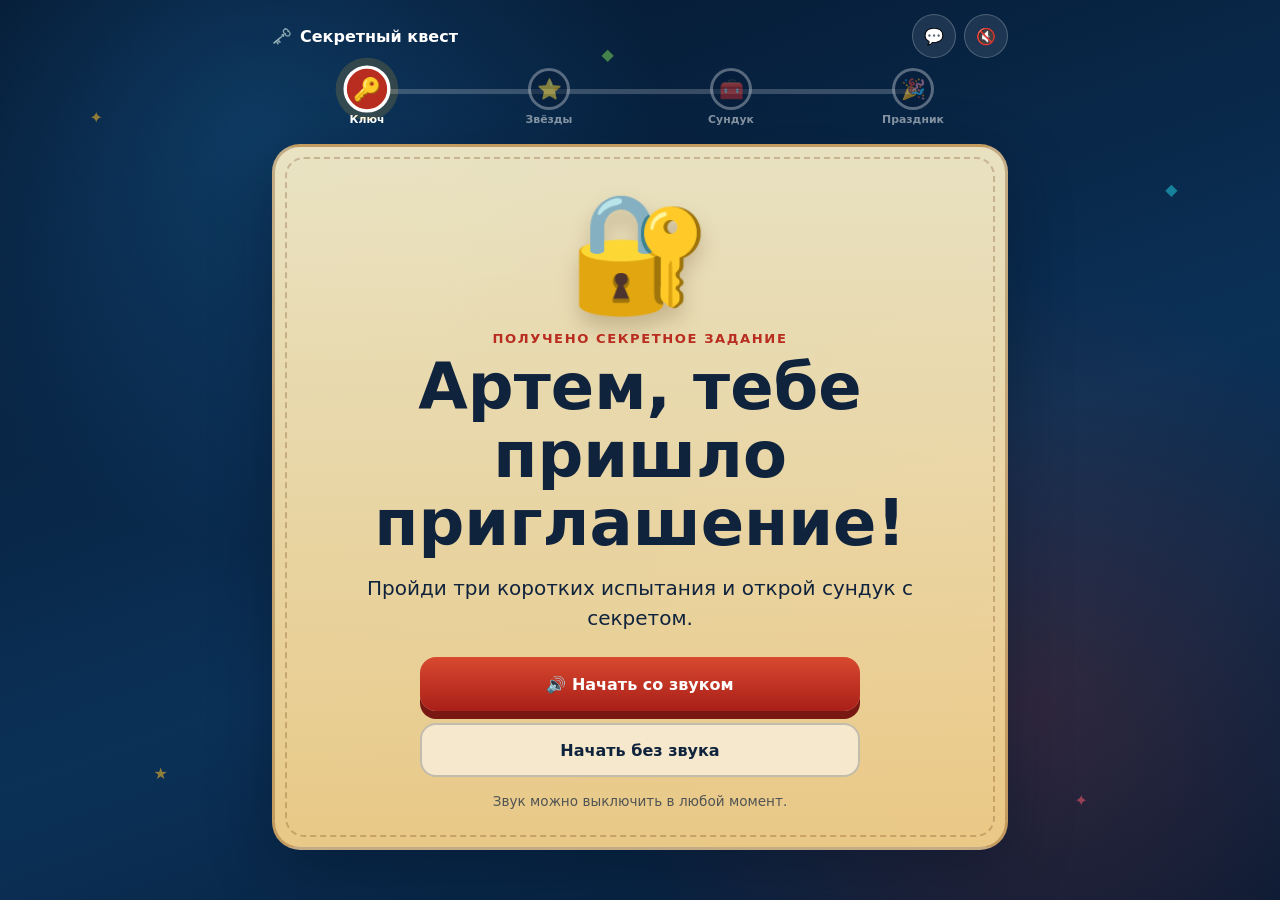
<file: artem.html>
<!doctype html><html lang="ru"><head><meta charset="utf-8"><meta name="viewport" content="width=device-width,initial-scale=1"><meta http-equiv="refresh" content="0;url=index.html?guest=artem"><title>Открываем приглашение…</title></head><body><a href="index.html?guest=artem">Открыть приглашение</a><script>location.replace("index.html?guest=artem")</script></body></html>
</file>
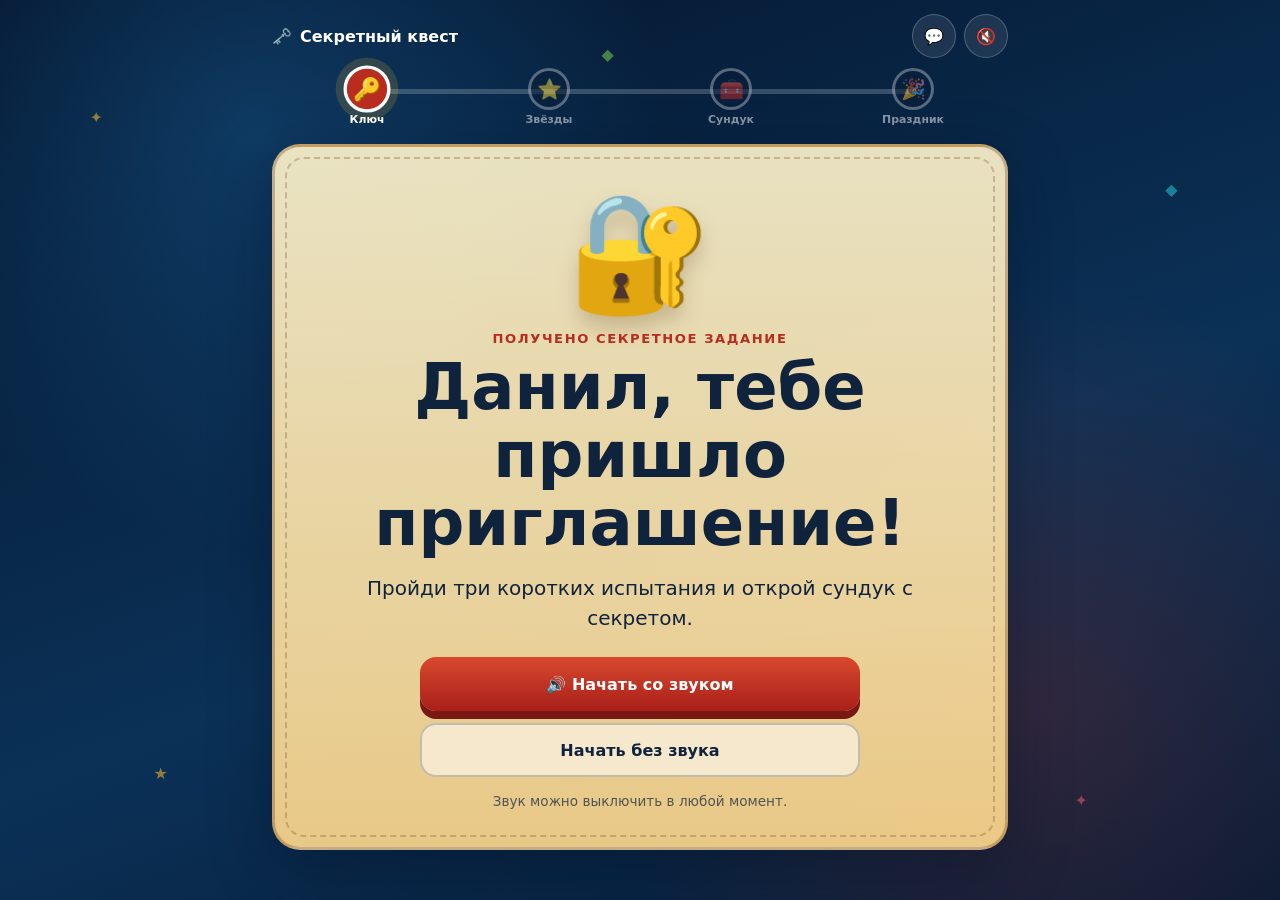
<file: danil.html>
<!doctype html><html lang="ru"><head><meta charset="utf-8"><meta name="viewport" content="width=device-width,initial-scale=1"><meta http-equiv="refresh" content="0;url=index.html?guest=danil"><title>Открываем приглашение…</title></head><body><a href="index.html?guest=danil">Открыть приглашение</a><script>location.replace("index.html?guest=danil")</script></body></html>
</file>
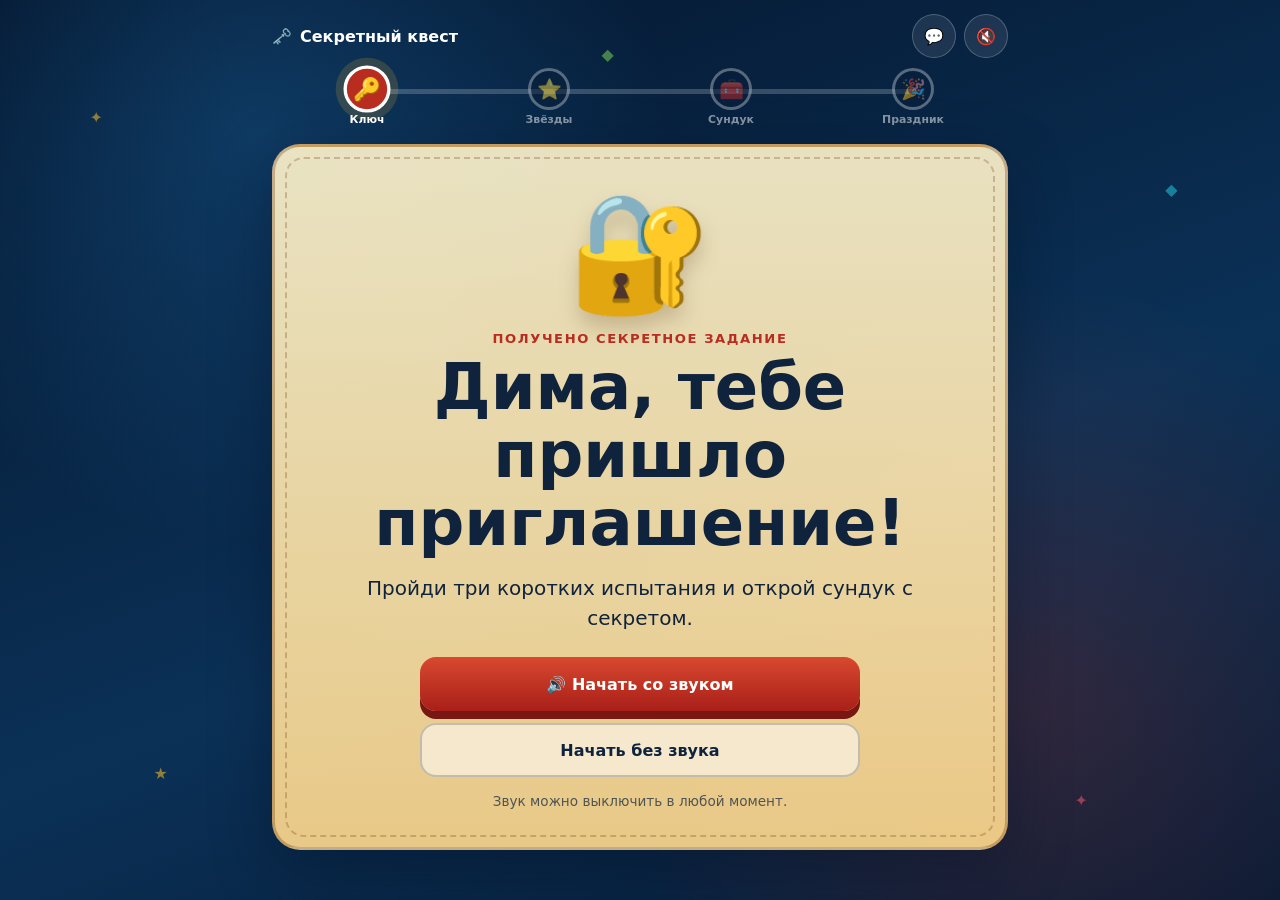
<file: dima.html>
<!doctype html><html lang="ru"><head><meta charset="utf-8"><meta name="viewport" content="width=device-width,initial-scale=1"><meta http-equiv="refresh" content="0;url=index.html?guest=dima"><title>Открываем приглашение…</title></head><body><a href="index.html?guest=dima">Открыть приглашение</a><script>location.replace("index.html?guest=dima")</script></body></html>
</file>
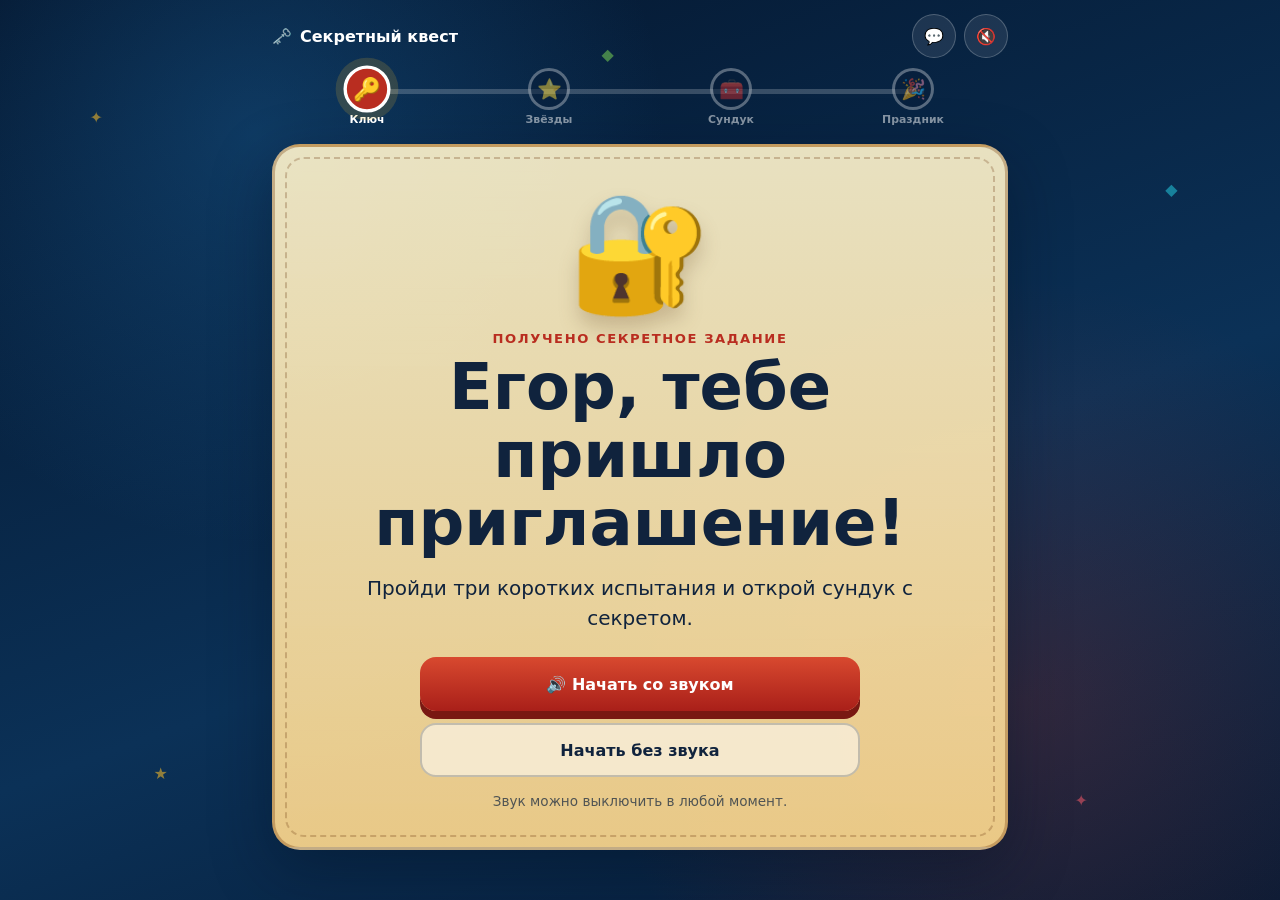
<file: egor.html>
<!doctype html><html lang="ru"><head><meta charset="utf-8"><meta name="viewport" content="width=device-width,initial-scale=1"><meta http-equiv="refresh" content="0;url=index.html?guest=egor"><title>Открываем приглашение…</title></head><body><a href="index.html?guest=egor">Открыть приглашение</a><script>location.replace("index.html?guest=egor")</script></body></html>
</file>
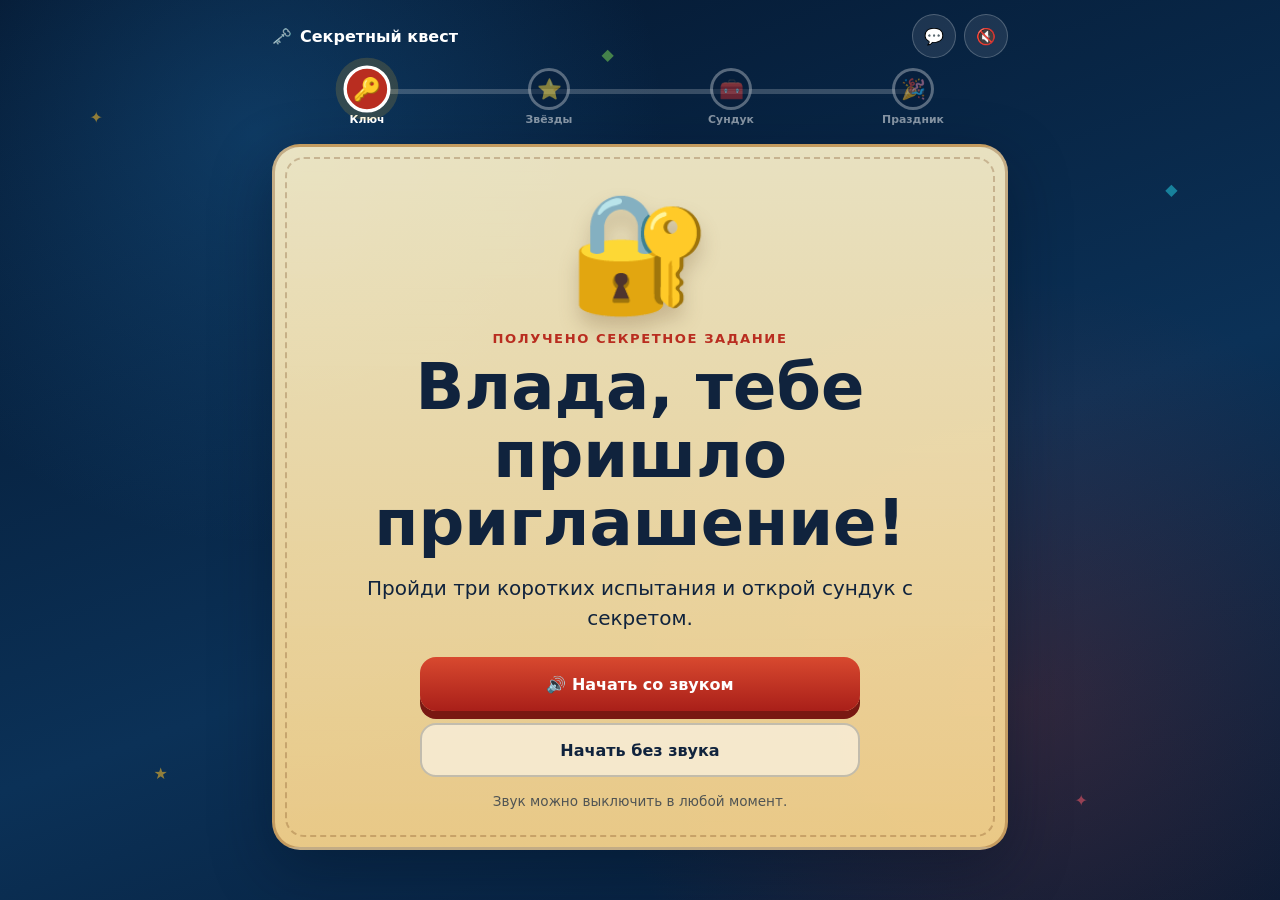
<file: vlada.html>
<!doctype html><html lang="ru"><head><meta charset="utf-8"><meta name="viewport" content="width=device-width,initial-scale=1"><meta http-equiv="refresh" content="0;url=index.html?guest=vlada"><title>Открываем приглашение…</title></head><body><a href="index.html?guest=vlada">Открыть приглашение</a><script>location.replace("index.html?guest=vlada")</script></body></html>
</file>
